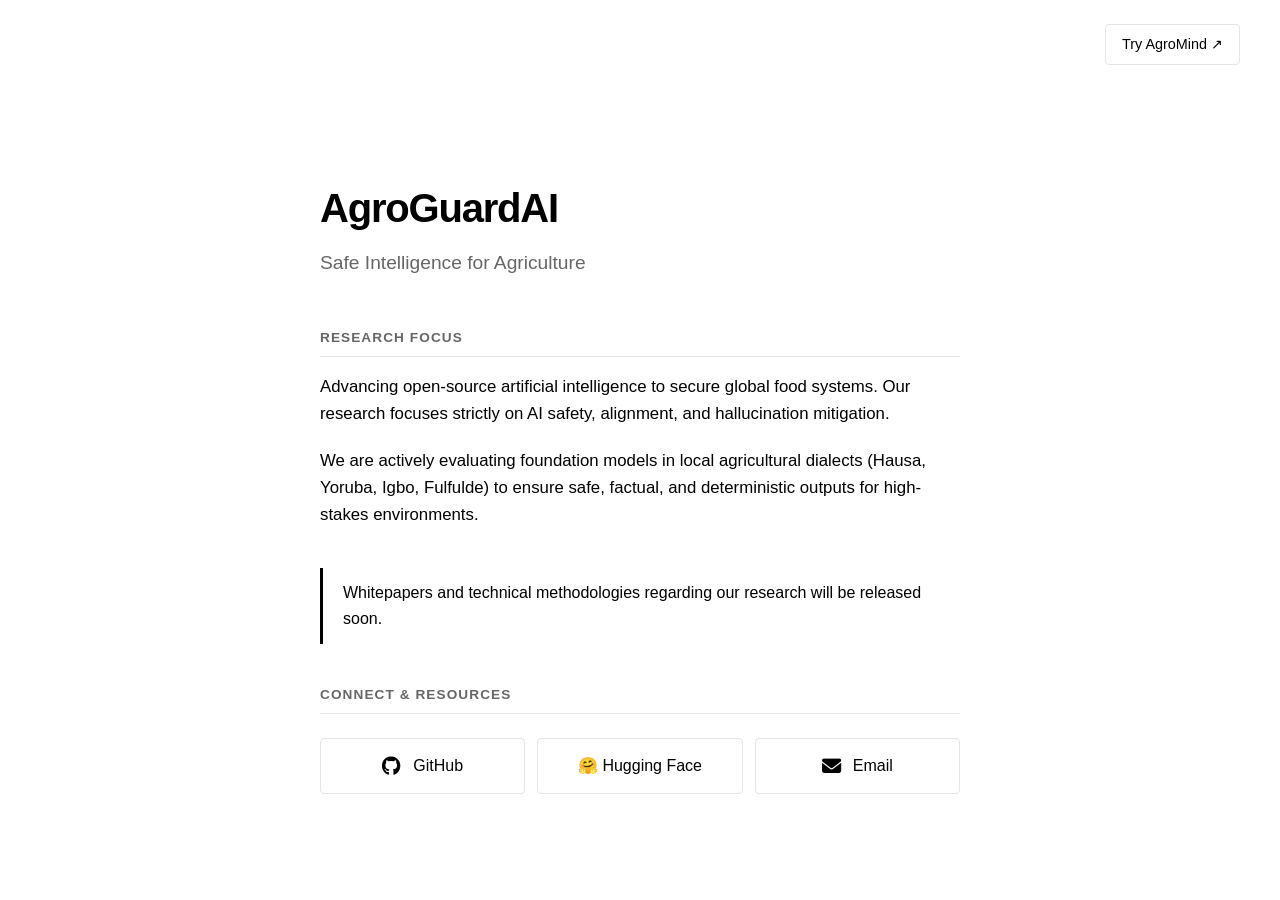
<file: index.html>
<!DOCTYPE html>
<html lang="en">
<head>
    <meta charset="UTF-8">
    <meta name="viewport" content="width=device-width, initial-scale=1.0">
    <title>AgroGuardAI Research</title>
    <link rel="stylesheet" href="https://cdnjs.cloudflare.com/ajax/libs/font-awesome/6.4.0/css/all.min.css">
    <style>
        :root {
            --bg: #ffffff;
            --text: #000000;
            --gray: #666666;
            --border: #e5e5e5;
        }
        
        @media (prefers-color-scheme: dark) {
            :root {
                --bg: #0a0a0a;
                --text: #ffffff;
                --gray: #a3a3a3;
                --border: #333333;
            }
        }
        
        body {
            background-color: var(--bg);
            color: var(--text);
            font-family: -apple-system, BlinkMacSystemFont, "Segoe UI", Roboto, Helvetica, Arial, sans-serif;
            line-height: 1.6;
            margin: 0;
            padding: 0;
            display: flex;
            flex-direction: column;
            min-height: 100vh;
        }

        /* Top Bar */
        .top-bar {
            display: flex;
            justify-content: flex-end;
            padding: 24px 40px;
        }

        .try-link {
            color: var(--text);
            text-decoration: none;
            font-weight: 500;
            border: 1px solid var(--border);
            padding: 8px 16px;
            border-radius: 4px;
            font-size: 0.9rem;
            transition: all 0.2s ease;
        }

        .try-link:hover {
            background: var(--text);
            color: var(--bg);
        }

        /* Main Content */
        .container {
            max-width: 640px;
            margin: 60px auto auto;
            padding: 0 24px 60px;
        }

        h1 {
            font-size: 2.5rem;
            font-weight: 600;
            margin-bottom: 8px;
            letter-spacing: -0.03em;
        }

        .subtitle {
            color: var(--gray);
            font-size: 1.2rem;
            margin-bottom: 48px;
            font-weight: 400;
        }

        h2 {
            font-size: 0.85rem;
            font-weight: 600;
            margin-bottom: 16px;
            text-transform: uppercase;
            letter-spacing: 0.08em;
            color: var(--gray);
            border-bottom: 1px solid var(--border);
            padding-bottom: 8px;
        }

        p {
            margin-bottom: 20px;
            font-size: 1.05rem;
        }

        .notice {
            background: transparent;
            border-left: 3px solid var(--text);
            padding: 12px 20px;
            margin: 40px 0;
            font-size: 1rem;
            font-weight: 500;
        }

        /* Links Grid */
        .links {
            display: flex;
            flex-direction: column;
            gap: 12px;
            margin-top: 24px;
        }

        .links a {
            color: var(--text);
            text-decoration: none;
            display: flex;
            align-items: center;
            gap: 12px;
            padding: 14px 20px;
            border: 1px solid var(--border);
            border-radius: 4px;
            font-weight: 500;
            transition: all 0.2s ease;
        }

        .links a:hover {
            background: var(--text);
            color: var(--bg);
        }

        .links i {
            font-size: 1.2rem;
        }

        @media (min-width: 480px) {
            .links {
                flex-direction: row;
            }
            .links a {
                flex: 1;
                justify-content: center;
            }
        }
    </style>
</head>
<body>

    <div class="top-bar">
        <a href="https://agromind.chat" class="try-link" target="_blank">Try AgroMind ↗</a>
    </div>
    
    <div class="container">
        <h1>AgroGuardAI</h1>
        <div class="subtitle">Safe Intelligence for Agriculture</div>
        
        <div class="section">
            <h2>Research Focus</h2>
            <p>Advancing open-source artificial intelligence to secure global food systems. Our research focuses strictly on AI safety, alignment, and hallucination mitigation.</p>
            <p>We are actively evaluating foundation models in local agricultural dialects (Hausa, Yoruba, Igbo, Fulfulde) to ensure safe, factual, and deterministic outputs for high-stakes environments.</p>
        </div>

        <div class="notice">
            Whitepapers and technical methodologies regarding our research will be released soon.
        </div>

        <div class="section">
            <h2>Connect & Resources</h2>
            <div class="links">
                <a href="https://github.com/agroguardaiOSS" target="_blank">
                    <i class="fab fa-github"></i> GitHub
                </a>
                <a href="https://huggingface.co/AgroGuardAI" target="_blank">
                    🤗 Hugging Face
                </a>
                <a href="mailto:agroguardai1@gmail.com">
                    <i class="fas fa-envelope"></i> Email
                </a>
            </div>
        </div>
    </div>

</body>
</html>
</file>
